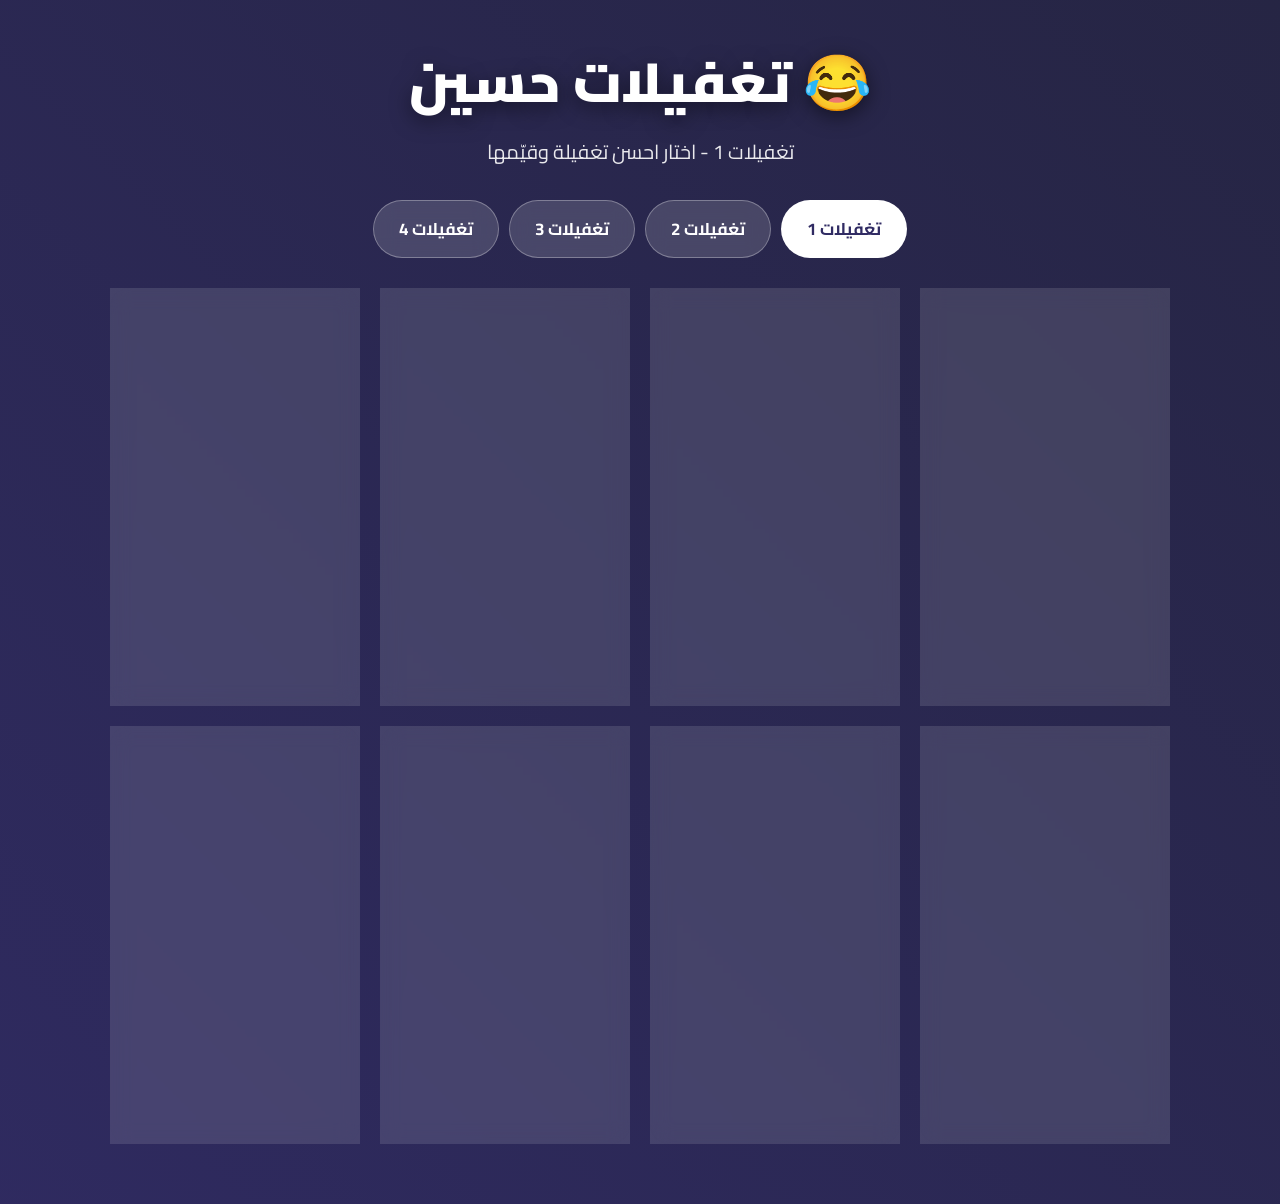
<file: index.html>
<!DOCTYPE html>
<html lang="ar" dir="rtl">
<head><meta charset="UTF-8"><meta name="viewport" content="width=device-width, initial-scale=1.0">
<title>تغفيلات حسين - 1</title><link rel="stylesheet" href="style.css"></head>
<body>
<div class="page">
<header><h1>😂 تغفيلات حسين</h1><p>تغفيلات 1 - اختار احسن تغفيلة وقيّمها</p></header>

<nav>
  <a href="index.html" class="nav-btn active">تغفيلات 1</a>
  <a href="page2.html" class="nav-btn">تغفيلات 2</a>
  <a href="page3.html" class="nav-btn">تغفيلات 3</a>
  <a href="page4.html" class="nav-btn">تغفيلات 4</a>
</nav>

<div class="gallery">
  <!-- كرر الكارت ده 8 مرات وغير الصورة والاسم -->
  <div class="card" data-id="p1-1"><img src="img1.jpg.jpg" alt="تغفيلة 1"><h3>تغفيلة رقم 1</h3><div class="stars"><span>★</span><span>★</span><span>★</span><span>★</span><span>★</span></div><div class="rate-text">قيّم التغفيلة دي</div></div>
  <div class="card" data-id="p1-2"><img src="img2.jpg.jpg" alt="تغفيلة 2"><h3>تغفيلة رقم 2</h3><div class="stars"><span>★</span><span>★</span><span>★</span><span>★</span><span>★</span></div><div class="rate-text">قيّم التغفيلة دي</div></div>
  <div class="card" data-id="p1-3"><img src="img3.jpg.jpg" alt="تغفيلة 3"><h3>تغفيلة رقم 3</h3><div class="stars"><span>★</span><span>★</span><span>★</span><span>★</span><span>★</span></div><div class="rate-text">قيّم التغفيلة دي</div></div>
  <div class="card" data-id="p1-4"><img src="img4.jpg.jpg" alt="تغفيلة 4"><h3>تغفيلة رقم 4</h3><div class="stars"><span>★</span><span>★</span><span>★</span><span>★</span><span>★</span></div><div class="rate-text">قيّم التغفيلة دي</div></div>
  <div class="card" data-id="p1-5"><img src="img5.jpg.jpg" alt="تغفيلة 5"><h3>تغفيلة رقم 5</h3><div class="stars"><span>★</span><span>★</span><span>★</span><span>★</span><span>★</span></div><div class="rate-text">قيّم التغفيلة دي</div></div>
  <div class="card" data-id="p1-6"><img src="img6.jpg.jpg" alt="تغفيلة 6"><h3>تغفيلة رقم 6</h3><div class="stars"><span>★</span><span>★</span><span>★</span><span>★</span><span>★</span></div><div class="rate-text">قيّم التغفيلة دي</div></div>
  <div class="card" data-id="p1-7"><img src="img7.jpg.jpg" alt="تغفيلة 7"><h3>تغفيلة رقم 7</h3><div class="stars"><span>★</span><span>★</span><span>★</span><span>★</span><span>★</span></div><div class="rate-text">قيّم التغفيلة دي</div></div>
  <div class="card" data-id="p1-8"><img src="img8.jpg.jpg" alt="تغفيلة 8"><h3>تغفيلة رقم 8</h3><div class="stars"><span>★</span><span>★</span><span>★</span><span>★</span><span>★</span></div><div class="rate-text">قيّم التغفيلة دي</div></div>
</div>
</div>
<script src="script.js"></script>
</body>
</html>
</file>
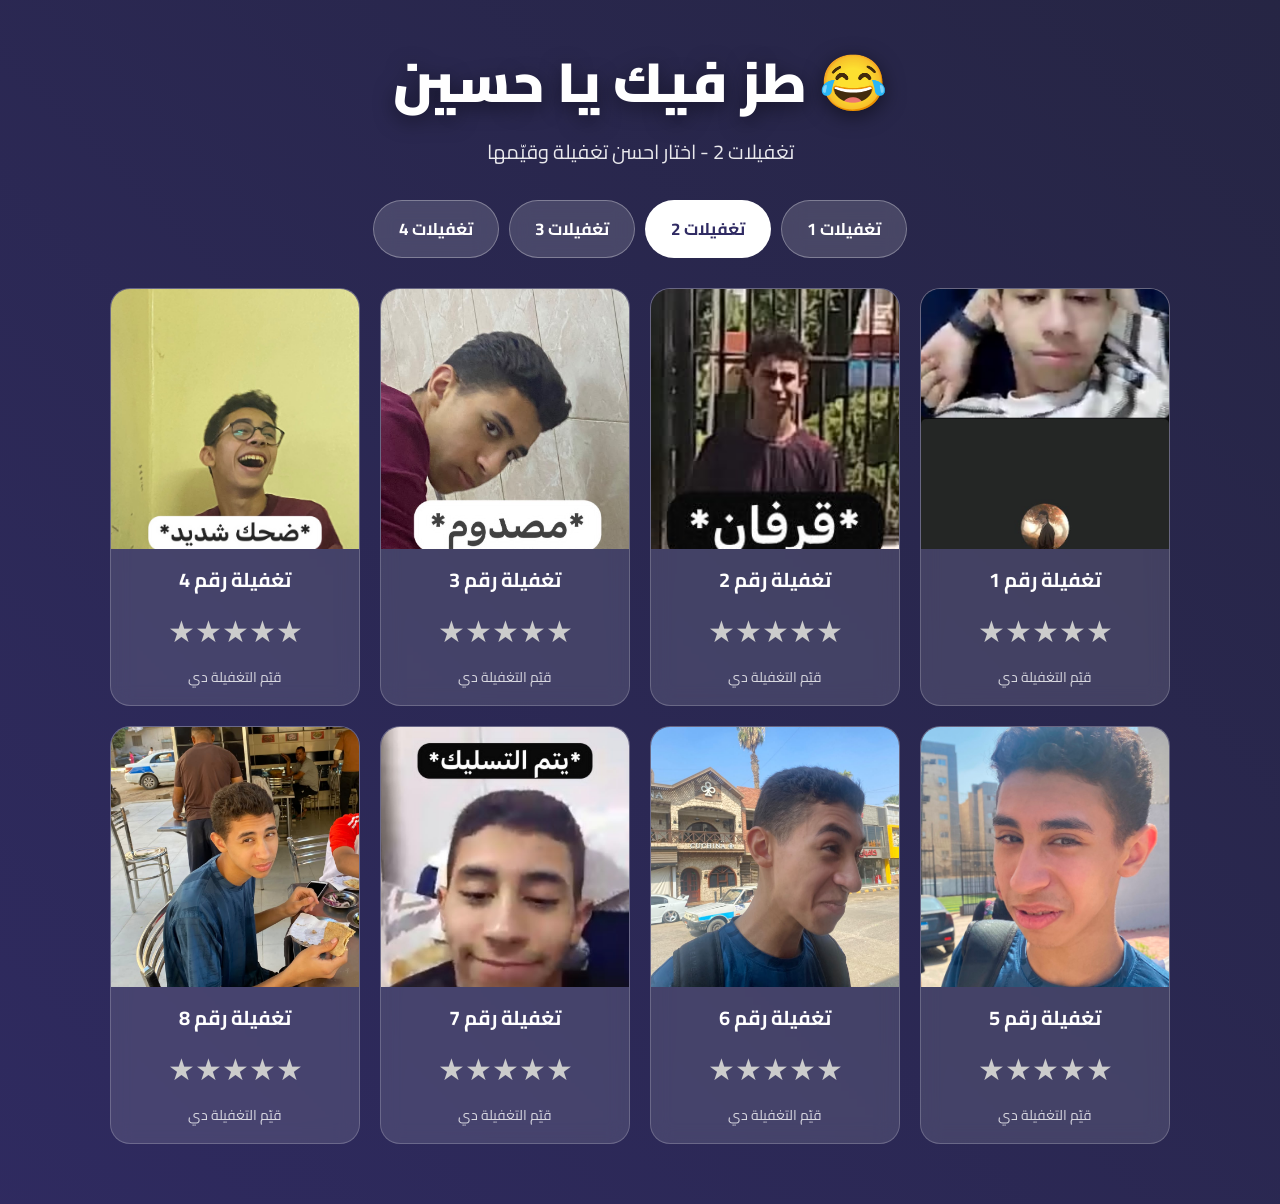
<file: page2.html>
<!DOCTYPE html>
<html lang="ar" dir="rtl">
<head><meta charset="UTF-8"><meta name="viewport" content="width=device-width, initial-scale=1.0">
<title>تغفيلات حسيس-2</title><link rel="stylesheet" href="style.css"></head>
<body>
<div class="page">
<header><h1>😂 طز فيك يا حسين</h1><p>تغفيلات 2 - اختار احسن تغفيلة وقيّمها</p></header>

<nav>
  <a href="index.html" class="nav-btn">تغفيلات 1</a>
  <a href="page2.html" class="nav-btn active">تغفيلات 2</a>
  <a href="page3.html" class="nav-btn">تغفيلات 3</a>
  <a href="page4.html" class="nav-btn">تغفيلات 4</a>
</nav>

<div class="gallery">
  <!-- كرر الكارت ده 8 مرات وغير الصورة والاسم -->
  <div class="card" data-id="p2-1"><img src="p21.jpg.jpg" alt="تغفيلة 1"><h3>تغفيلة رقم 1</h3><div class="stars"><span>★</span><span>★</span><span>★</span><span>★</span><span>★</span></div><div class="rate-text">قيّم التغفيلة دي</div></div>
  <div class="card" data-id="p2-2"><img src="p22.jpg.jpg" alt="تغفيلة 2"><h3>تغفيلة رقم 2</h3><div class="stars"><span>★</span><span>★</span><span>★</span><span>★</span><span>★</span></div><div class="rate-text">قيّم التغفيلة دي</div></div>
  <div class="card" data-id="p2-3"><img src="p23.jpg.jpg" alt="تغفيلة 3"><h3>تغفيلة رقم 3</h3><div class="stars"><span>★</span><span>★</span><span>★</span><span>★</span><span>★</span></div><div class="rate-text">قيّم التغفيلة دي</div></div>
  <div class="card" data-id="p2-4"><img src="p24.jpg.jpg" alt="تغفيلة 4"><h3>تغفيلة رقم 4</h3><div class="stars"><span>★</span><span>★</span><span>★</span><span>★</span><span>★</span></div><div class="rate-text">قيّم التغفيلة دي</div></div>
  <div class="card" data-id="p2-5"><img src="p25.jpg.jpg" alt="تغفيلة 5"><h3>تغفيلة رقم 5</h3><div class="stars"><span>★</span><span>★</span><span>★</span><span>★</span><span>★</span></div><div class="rate-text">قيّم التغفيلة دي</div></div>
  <div class="card" data-id="p2-6"><img src="p26.jpg.jpg" alt="تغفيلة 6"><h3>تغفيلة رقم 6</h3><div class="stars"><span>★</span><span>★</span><span>★</span><span>★</span><span>★</span></div><div class="rate-text">قيّم التغفيلة دي</div></div>
  <div class="card" data-id="p2-7"><img src="p27.jpg.jpg" alt="تغفيلة 7"><h3>تغفيلة رقم 7</h3><div class="stars"><span>★</span><span>★</span><span>★</span><span>★</span><span>★</span></div><div class="rate-text">قيّم التغفيلة دي</div></div>
  <div class="card" data-id="p2-8"><img src="p28.jpg.jpg" alt="تغفيلة 8"><h3>تغفيلة رقم 8</h3><div class="stars"><span>★</span><span>★</span><span>★</span><span>★</span><span>★</span></div><div class="rate-text">قيّم التغفيلة دي</div></div>
</div>
</div>
<script src="script.js"></script>
</body>
</html>
</file>
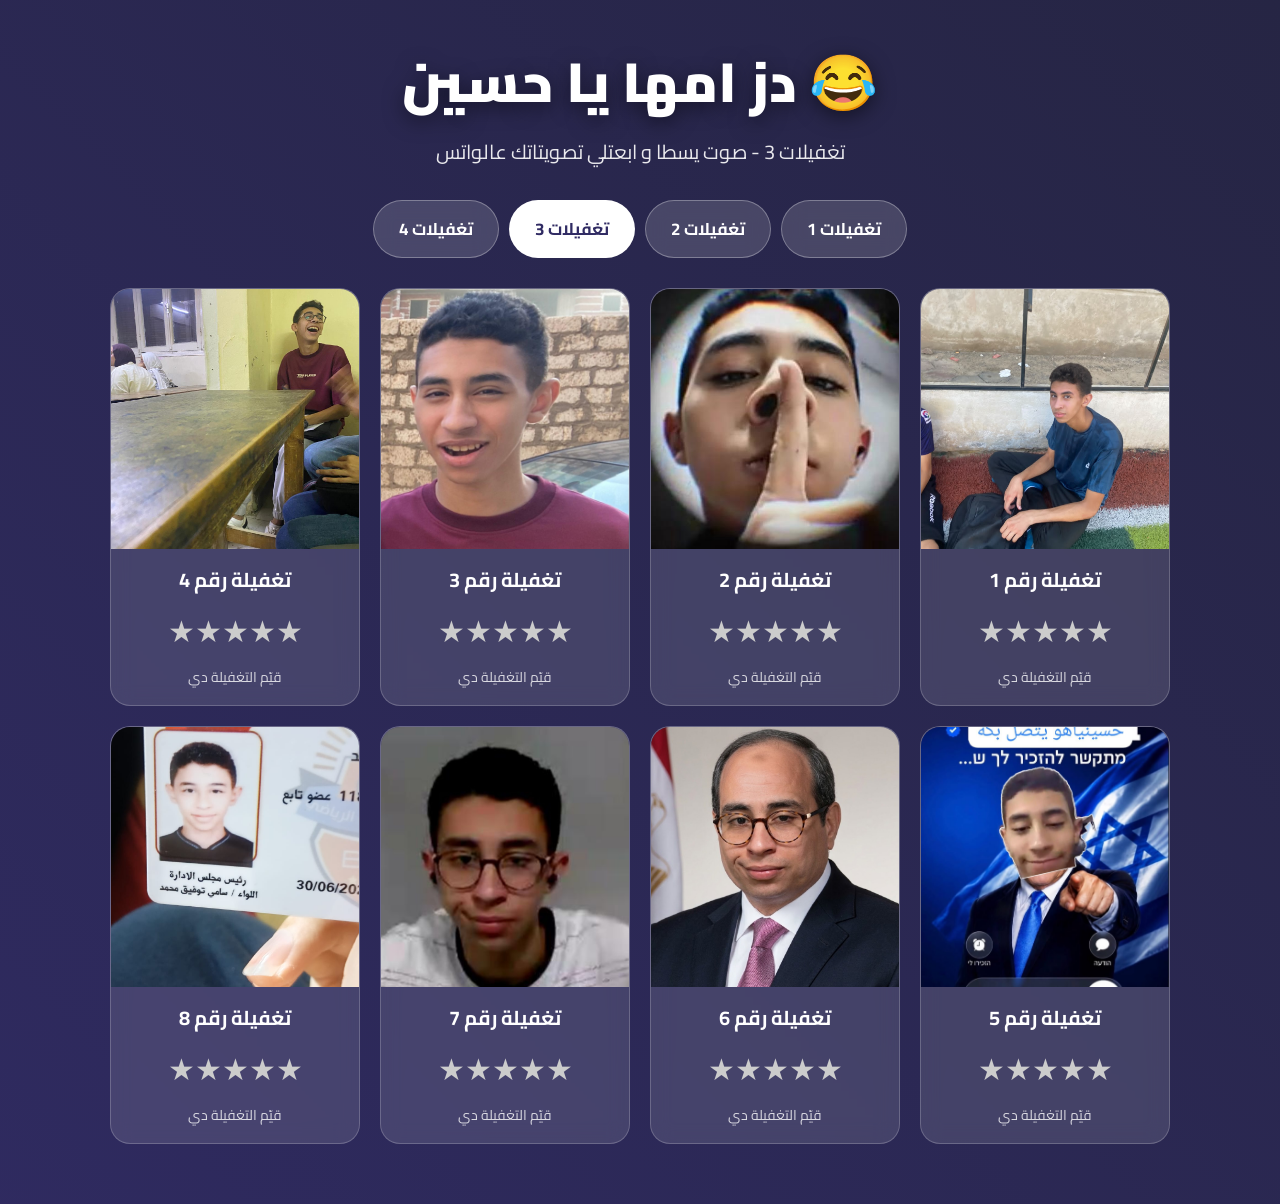
<file: page3.html>
<!DOCTYPE html>
<html lang="ar" dir="rtl">
<head><meta charset="UTF-8"><meta name="viewport" content="width=device-width, initial-scale=1.0">
<title>تغفيلات حسيسي-3</title><link rel="stylesheet" href="style.css"></head>
<body>
<div class="page">
<header><h1>😂 دز امها يا  حسين</h1><p>تغفيلات 3 -  صوت يسطا و ابعتلي تصويتاتك عالواتس</p></header>

<nav>
  <a href="index.html" class="nav-btn">تغفيلات 1</a>
  <a href="page2.html" class="nav-btn">تغفيلات 2</a>
  <a href="page3.html" class="nav-btn active">تغفيلات 3</a>
  <a href="page4.html" class="nav-btn">تغفيلات 4</a>
</nav>

<div class="gallery">
  <!-- كرر الكارت ده 8 مرات وغير الصورة والاسم -->
  <div class="card" data-id="p3-1"><img src="p31.jpg.jpg" alt="تغفيلة 1"><h3>تغفيلة رقم 1</h3><div class="stars"><span>★</span><span>★</span><span>★</span><span>★</span><span>★</span></div><div class="rate-text">قيّم التغفيلة دي</div></div>
  <div class="card" data-id="p3-2"><img src="p32.jpg.jpg" alt="تغفيلة 2"><h3>تغفيلة رقم 2</h3><div class="stars"><span>★</span><span>★</span><span>★</span><span>★</span><span>★</span></div><div class="rate-text">قيّم التغفيلة دي</div></div>
  <div class="card" data-id="p3-3"><img src="p33.jpg.jpg" alt="تغفيلة 3"><h3>تغفيلة رقم 3</h3><div class="stars"><span>★</span><span>★</span><span>★</span><span>★</span><span>★</span></div><div class="rate-text">قيّم التغفيلة دي</div></div>
  <div class="card" data-id="p3-4"><img src="p34.jpg.jpg" alt="تغفيلة 4"><h3>تغفيلة رقم 4</h3><div class="stars"><span>★</span><span>★</span><span>★</span><span>★</span><span>★</span></div><div class="rate-text">قيّم التغفيلة دي</div></div>
  <div class="card" data-id="p3-5"><img src="p35.jpg.jpg" alt="تغفيلة 5"><h3>تغفيلة رقم 5</h3><div class="stars"><span>★</span><span>★</span><span>★</span><span>★</span><span>★</span></div><div class="rate-text">قيّم التغفيلة دي</div></div>
  <div class="card" data-id="p3-6"><img src="p36.jpg.jpg" alt="تغفيلة 6"><h3>تغفيلة رقم 6</h3><div class="stars"><span>★</span><span>★</span><span>★</span><span>★</span><span>★</span></div><div class="rate-text">قيّم التغفيلة دي</div></div>
  <div class="card" data-id="p3-7"><img src="p37.jpg.jpg" alt="تغفيلة 7"><h3>تغفيلة رقم 7</h3><div class="stars"><span>★</span><span>★</span><span>★</span><span>★</span><span>★</span></div><div class="rate-text">قيّم التغفيلة دي</div></div>
  <div class="card" data-id="p3-8"><img src="p38.jpg.jpg" alt="تغفيلة 8"><h3>تغفيلة رقم 8</h3><div class="stars"><span>★</span><span>★</span><span>★</span><span>★</span><span>★</span></div><div class="rate-text">قيّم التغفيلة دي</div></div>
</div>
</div>
<script src="script.js"></script>
</body>
</html>
</file>
<file: style.css>
@import url('https://fonts.googleapis.com/css2?family=Cairo:wght@700;900&display=swap');
* { margin:0; padding:0; box-sizing:border-box; font-family:'Cairo', sans-serif; }
body {
  min-height:100vh; color:white; text-align:center;
  background: linear-gradient(45deg, #0f0c29, #302b63, #24243e, #ff512f);
  background-size: 400% 400%;
  animation: moveBg 10s ease infinite;
}
@keyframes moveBg { 0%{background-position:0% 50%} 50%{background-position:100% 50%} 100%{background-position:0% 50%} }

/* ترانزيشن بين الصفحات */
.page { animation: fadeIn 0.6s ease; }
@keyframes fadeIn { from { opacity:0; transform: translateY(20px) scale(0.98);} to { opacity:1; transform: translateY(0) scale(1);} }

header { padding: 30px 20px 10px; }
header h1 { font-size: 55px; font-weight:900; text-shadow: 0 5px 20px rgba(0,0,0,0.5); }
header p { font-size:20px; opacity:0.9; }

nav { display:flex; justify-content:center; flex-wrap:wrap; gap:10px; margin:20px 0 30px; }
.nav-btn {
  background: rgba(255,255,255,0.15); color:white; text-decoration:none;
  padding:12px 25px; border-radius:50px; font-weight:bold; font-size:17px;
  border:1px solid rgba(255,255,255,0.3); backdrop-filter: blur(10px);
  transition:0.3s;
}
.nav-btn:hover { background:white; color:#302b63; transform: translateY(-4px) scale(1.05); box-shadow:0 10px 25px rgba(0,0,0,0.3); }
.nav-btn.active { background:white; color:#302b63; }

.gallery { display:grid; grid-template-columns: repeat(auto-fit, minmax(250px, 1fr)); gap:20px; max-width:1100px; margin:auto; padding:0 20px 60px; }
.card {
  background: rgba(255,255,255,0.12); border:1px solid rgba(255,255,255,0.2);
  border-radius:20px; overflow:hidden; backdrop-filter: blur(10px);
  transition:0.3s;
}
.card:hover { transform: translateY(-8px); box-shadow:0 15px 30px rgba(0,0,0,0.4); }
.card img { width:100%; height:260px; object-fit:cover; display:block; background:#222; }
.card h3 { margin:12px 0 5px; font-size:20px; }
.stars { font-size:30px; cursor:pointer; margin-bottom:5px; user-select:none; }
.stars span { transition:0.2s; color:#ccc; }
.stars span.filled { color:#FFD700; text-shadow:0 0 10px gold; }
.stars span:hover { transform: scale(1.3); }
.rate-text { font-size:14px; opacity:0.8; padding-bottom:15px; }
</file>
